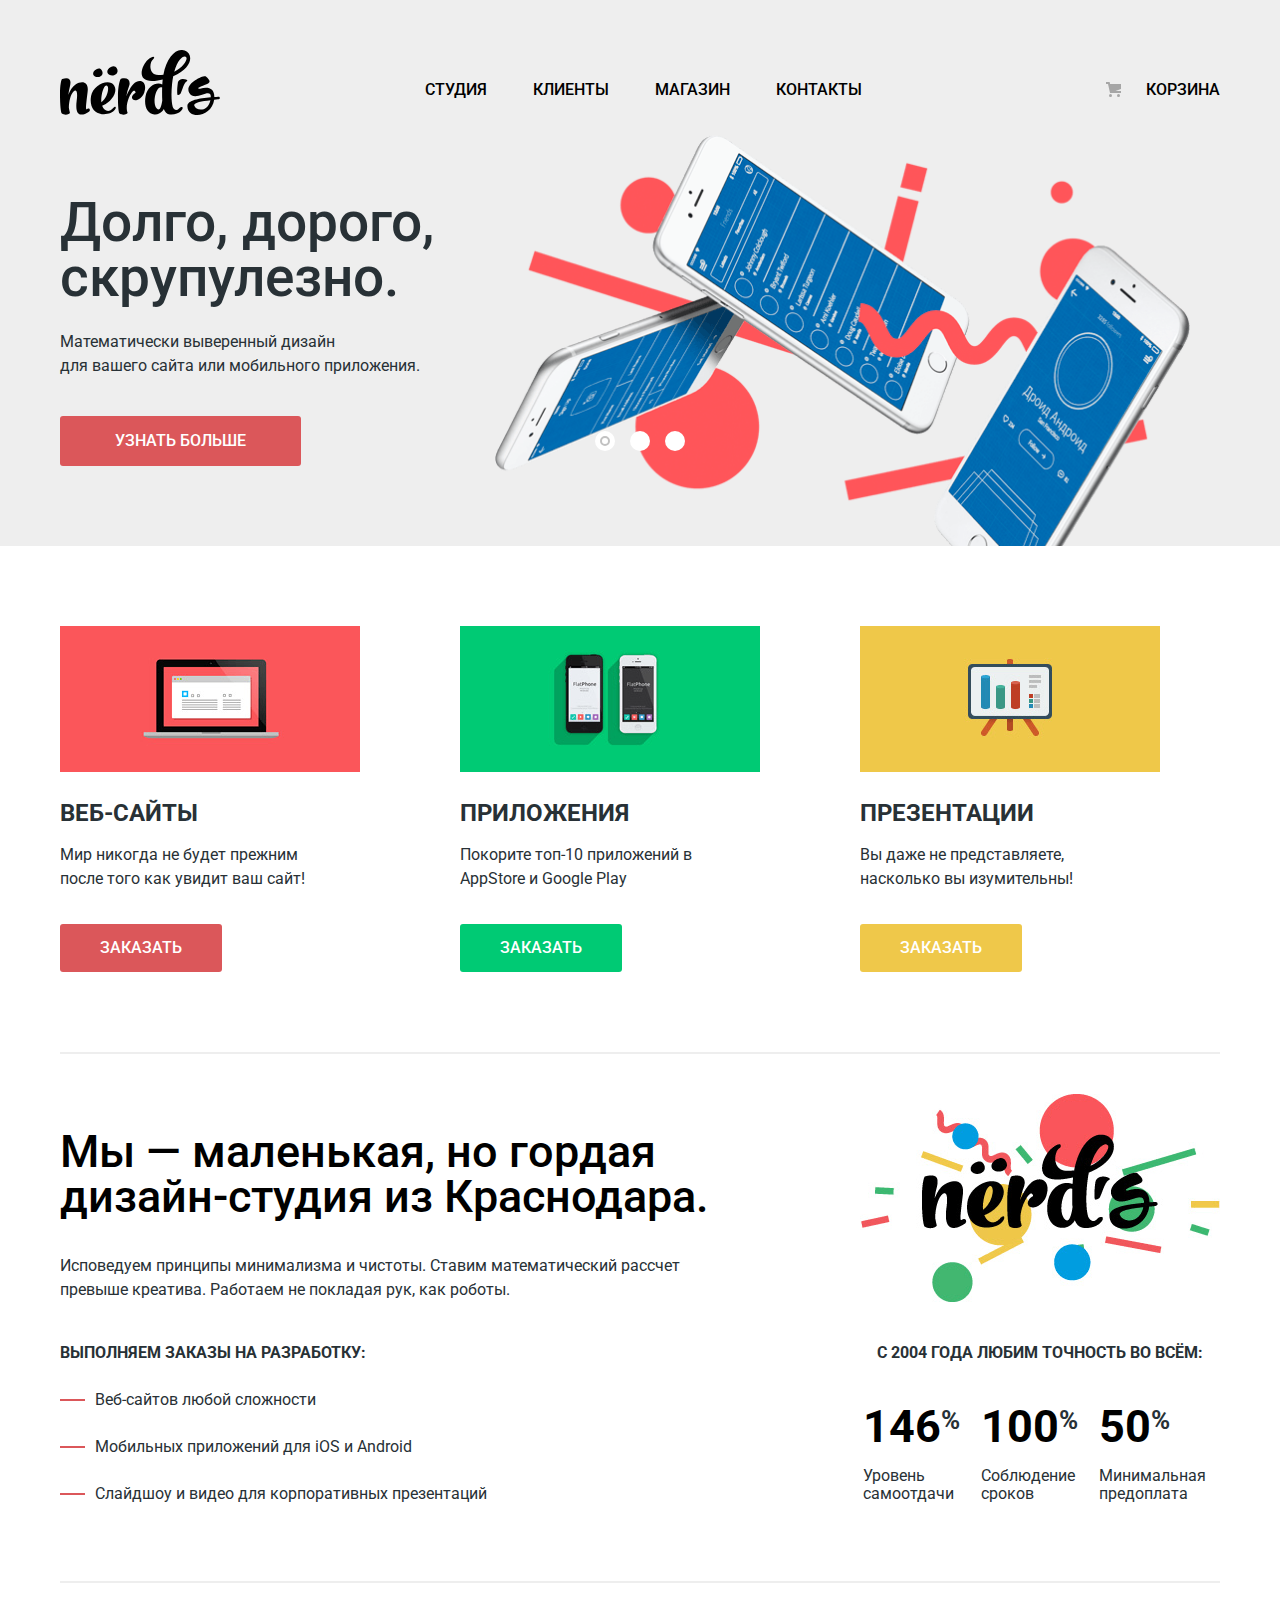
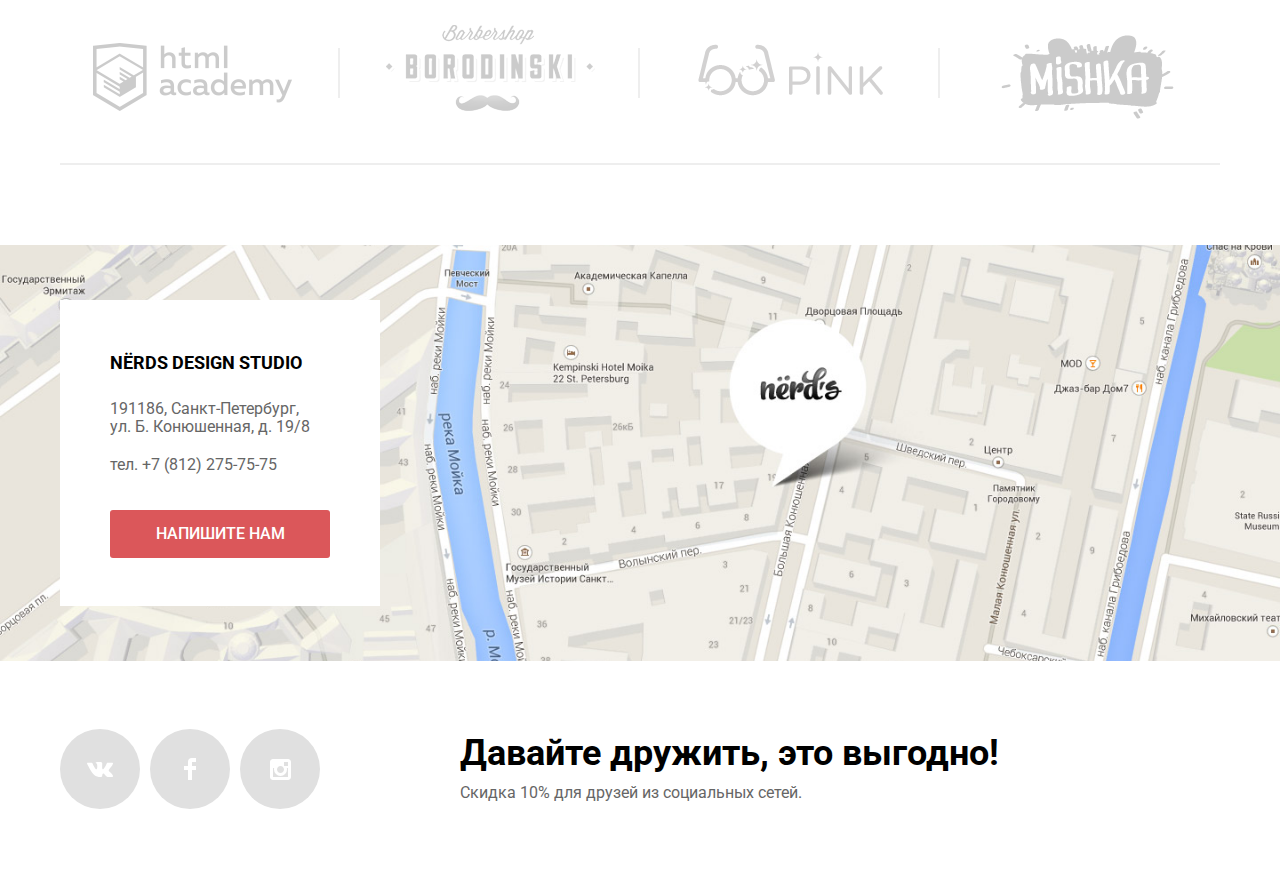
<file: index.html>
<!DOCTYPE html>
<html lang="ru">
  <head>
    <meta charset="UTF-8">
    <meta name="format-detection" content="telephone=no">
    <title>Nёrds — Дизайн-студия</title>
    <link href="https://fonts.googleapis.com/css2?family=Roboto:wght@400;500;700&display=swap" rel="stylesheet">
    <link href="css/normalize.css" rel="stylesheet">
    <link href="css/style.css" rel="stylesheet">
    <!-- Подключить минифицированную версию стилей -->
    <link href="./favicon.ico" type="Image/x-icon" rel="icon">
  </head>
  <body>
    <h1 class="visually-hidden">Дизайн-студия «Nёrds»</h1>
    <header class="site-header">
      <nav class="wrapper">
        <a href="index.html" class="header-logo">
          <img src="img/nerds-logo.svg" width="160" height="65" alt="Логотип дизайн-студии «Nёrds»">
        </a>
        <ul class="site-navigation">
          <li class="site-navigation-item"><a href="#">Студия</a></li>
          <li class="site-navigation-item"><a href="#">Клиенты</a></li>
          <li class="site-navigation-item"><a href="catalog.html">Магазин</a></li>
          <li class="site-navigation-item"><a href="#">Контакты</a></li>
        </ul>
        <a href="#" class="cart">
          <span>Корзина</span>
        </a>
      </nav>
    </header>
    <main>
      <section class="advantages">
        <div class="wrapper advantages-wrapper">
          <h2 class="visually-hidden">Наши преимущества</h2>
          <input class="visually-hidden" type="radio" id="slide-1" name="toggle" checked>
          <input class="visually-hidden" type="radio" id="slide-2" name="toggle">
          <input class="visually-hidden" type="radio" id="slide-3" name="toggle">
          <div class="slider-controls">
            <label class="slider-controls-item slider-controls-item--1" for="slide-1">Слайд 1</label>
            <label class="slider-controls-item slider-controls-item--2" for="slide-2">Слайд 2</label>
            <label class="slider-controls-item slider-controls-item--3" for="slide-3">Слайд 3</label>
          </div>
          <ul class="advantage-list">
            <li class="advantage-list-item slide-1">
              <div class="slide-content">
                <p class="tagline">Долго, дорого,<br>скрупулезно.</p>
                <p class="comment">Математически выверенный дизайн<br>для вашего сайта или мобильного приложения.</p>
                <a href="#" class="btn">Узнать больше</a>
              </div>
            </li>
            <li class="advantage-list-item slide-2">
              <div class="slide-content">
                <p class="tagline">Любим математику<br>как никто другой</p>
                <p class="comment">Никакого креатива, только математические формулы<br>для расчета идеальных пропорций.</p>
                <a href="#" class="btn">Узнать больше</a>
              </div>
            </li>
            <li class="advantage-list-item slide-3">
              <div class="slide-content">
                <p class="tagline">Только ночь,<br>только хардкор</p>
                <p class="comment">Работать днем, как все? Мы против этого.<br>Ближе к полуночи работа только начинается.</p>
                <a href="#" class="btn">Узнать больше</a>
              </div>
            </li>
          </ul>
        </div>
      </section>
      <div class="wrapper">
        <section class="our-services">
          <h2 class="visually-hidden">Наши услуги</h2>
          <ul class="service-list">
            <li class="service-item web-sites">
              <img src="img/service-web-sites.png" width="300" height="160" alt="Веб-сайты">
              <h3>Веб-сайты</h3>
              <p>Мир никогда не будет прежним<br>после того как увидит ваш сайт!</p>
              <button type="button" class="btn">Заказать</button>
            </li>
            <li class="service-item apps">
              <img src="img/service-apps.png" width="300" height="160" alt="Приложения">
              <h3>Приложения</h3>
              <p>Покорите топ-10 приложений в<br>AppStore и Google Play</p>
              <button type="button" class="btn btn-green">Заказать</button>
            </li>
            <li class="service-item presentations">
              <img src="img/service-presentations.png" width="300" height="160" alt="Презентации">
              <h3>Презентации</h3>
              <p>Вы даже не представляете,<br>насколько вы изумительны!</p>
              <button type="button" class="btn btn-yellow">Заказать</button>
            </li>
          </ul>
        </section>
        <section class="description">
          <h2 class="visually-hidden">О нас!</h2>
          <div class="description-services">
            <p class="about-us">Мы — маленькая, но гордая дизайн-студия из Краснодара.</p>
            <p class="about-us-comment">Исповедуем принципы минимализма и чистоты. Ставим математический рассчет превыше креатива. Работаем не покладая рук, как роботы.</p>
            <div class="about-us-services">
              <p>Выполняем заказы на разработку:</p>
              <ul>
                <li>Веб-сайтов любой сложности</li>
                <li>Мобильных приложений для iOS и Android</li>
                <li>Слайдшоу и видео для корпоративных презентаций</li>
              </ul>
            </div>
          </div>
          <div class="description-credo">
            <img src="img/nerds-illustration.png" width="360" height="208" alt="Логотип дизайн-студии «Nёrds»">
            <p>С 2004 года любим точность во всём:</p>
            <table class="indicators">
              <tr class="indicators-values">
                <td><b>146</b><sup>%</sup></td>
                <td><b>100</b><sup>%</sup></td>
                <td><b>50</b><sup>%</sup></td>
              </tr>
              <tr class="indicators-names">
                <td>Уровень самоотдачи</td>
                <td>Соблюдение сроков</td>
                <td>Минимальная предоплата</td>
              </tr>
            </table>
          </div>
        </section>
        <section class="our-clients">
          <h2 class="visually-hidden">Наши клиенты!</h2>
          <ul class="client-list">
            <li class="client-list-item htmlacademy">
              <a href="#" target="_blank">
                <img src="img/clients-logo-htmlacademy.png" width="199" height="68" alt="Логотип академии «HTML Academy»">
              </a>
            </li>
            <li class="client-list-item borodinski">
              <a href="#" target="_blank">
                <img src="img/clients-logo-borodinski.png" width="209" height="87" alt="Логотип Барбершопа «Borodinski»">
              </a>
            </li>
            <li class="client-list-item pink">
              <a href="#" target="_blank">
                <img src="img/clients-logo-pink.png" width="185" height="52" alt="Логотип проекта «Pink»">
              </a>
            </li>
            <li class="client-list-item mishka">
              <a href="#" target="_blank">
                <img src="img/clients-logo-mishka.png" width="173" height="84" alt="Логотип проекта «Mishka»">
              </a>
            </li>
          </ul>
        </section>
      </div>
      <section class="contacts">
        <h2 class="visually-hidden">Контактная информация</h2>
        <div class="wrapper contacts-wrapper">
          <div class="write-to-us">
            <h3 class="studio-title">Nёrds Design Studio</h3>
            <p class="address">191186, Санкт-Петербург,<br>ул. Б. Конюшенная, д. 19/8</p>
            <p class="phone">тел. +7 (812) 275-75-75</p>
            <a href="#" role="button" class="btn btn-write-to-us">Напишите нам</a>
          </div>
        </div>
        <iframe id="yandex-map-widget" class="contacts-map" src="https://yandex.ru/map-widget/v1/?um=constructor%3Acb4ee33943ff23b2f4706c61223bf0613f5124a660e3490530cf14d816049dd6&amp;source=constructor"></iframe>
      </section>
    </main>
    <footer>
      <div class="wrapper footer-wrapper">
        <ul class="social-networks">
          <li class="social-network vk">
            <a href="#" class="social-network-link">
              <span class="visually-hidden">ВКонтакте</span>
              <svg xmlns="http://www.w3.org/2000/svg" width="26" height="15" viewBox="0 0 26 15"><path fill="#FFF" d="M16.138 11.51c.956-.309 2.18 2.04 3.483 2.939.978.681 1.727.534 1.727.534l3.473-.05s1.815-.112.957-1.554c-.071-.12-.503-1.069-2.585-3.022-2.177-2.043-1.882-1.712.739-5.244 1.597-2.153 2.236-3.468 2.036-4.028-.192-.539-1.365-.399-1.365-.399L20.69.713c-.381.001-.704.119-.851.515-.003.004-.621 1.666-1.445 3.079-1.741 2.989-2.436 3.148-2.724 2.961-.661-.433-.494-1.737-.494-2.664 0-2.897.432-4.105-.846-4.417-.427-.104-.739-.172-1.828-.182-1.392-.021-2.574 0-3.244.329-.445.223-.786.712-.579.74.26.035.843.16 1.155.586.401.552.389 1.789.389 1.789s.229 3.411-.54 3.834c-.528.29-1.25-.302-2.803-3.016-.793-1.388-1.392-2.922-1.392-2.922s-.116-.285-.326-.441c-.25-.185-.6-.244-.6-.244L.848.684S.29.7.085.946c-.182.218-.015.668-.015.668s2.909 6.881 6.203 10.347c3.02 3.182 6.452 2.971 6.452 2.971h1.555s.469-.054.709-.312c.224-.24.214-.691.214-.691s-.031-2.109.935-2.419z"/></svg>
            </a>
          </li>
          <li class="social-network facebook">
            <a href="#" class="social-network-link">
              <span class="visually-hidden">Facebook</span>
              <svg xmlns="http://www.w3.org/2000/svg" width="12" height="22" viewBox="0 0 12 22"><path fill="#FFF" d="M12 4V0H8a4 4 0 0 0-4 4v4H0v4h4v10h4V12h4V8H8V4h4z"/></svg>
            </a>
          </li>
          <li class="social-network instagram">
            <a href="#" class="social-network-link">
              <span class="visually-hidden">Instagram</span>
              <svg xmlns="http://www.w3.org/2000/svg" width="21" height="21" viewBox="0 0 21 21"><path fill="#FFF" d="M18 0H3C1.35 0 0 1.35 0 3v15c0 1.65 1.35 3 3 3h15c1.65 0 3-1.35 3-3V3c0-1.65-1.35-3-3-3zm-7.5 7c1.93 0 3.5 1.57 3.5 3.5S12.43 14 10.5 14 7 12.43 7 10.5 8.57 7 10.5 7zM18 18H3V9h1.181A6.504 6.504 0 0 0 4 10.5a6.5 6.5 0 1 0 13 0 6.45 6.45 0 0 0-.181-1.5H18v9zm0-11h-4V3h4v4z"/></svg>
            </a>
          </li>
        </ul>
        <div class="social-engagement">
          <p class="friends">Давайте дружить, это выгодно!</p>
          <p class="discount">Скидка 10% для друзей из социальных сетей.</p>
        </div>
      </div>
    </footer>
    <div id="contact-dialog" class="modal-dialog">
      <h3>Напишите нам</h3>
      <button type="button" class="btn-close">
        <svg xmlns="http://www.w3.org/2000/svg" width="21" height="21" viewBox="0 0 21 21"><path fill="#FB565A" d="M13.328 10.5l7.371-7.371a1.003 1.003 0 0 0 0-1.414L19.285.3a1.003 1.003 0 0 0-1.414 0L10.5 7.672 3.129.301a1.003 1.003 0 0 0-1.414 0L.301 1.715a1.003 1.003 0 0 0 0 1.414L7.672 10.5.301 17.871a1.003 1.003 0 0 0 0 1.414l1.415 1.414a1.003 1.003 0 0 0 1.414 0l7.371-7.371 7.371 7.371a1.003 1.003 0 0 0 1.414 0l1.414-1.414a1.003 1.003 0 0 0 0-1.414L13.328 10.5z"/></svg>
        <span class="visually-hidden">Закрыть</span>
      </button>
      <form action="https://echo.htmlacademy.ru" method="post" class="contact-form">
        <div class="contact-form-input">
          <label for="contact-form-name">Ваше имя:</label>
          <input id="contact-form-name" name="name" type="text" placeholder="Имя Фамилия">
        </div>
        <div class="contact-form-input">
          <label for="contact-form-email">Ваш e-mail:</label>
          <input id="contact-form-email" name="email" type="email" placeholder="email@example.com">
        </div>
        <div class="contact-form-input textarea">
          <label for="contact-form-message">Текст письма:</label>
          <textarea id="contact-form-message" name="message" placeholder="В свободной форме"></textarea>
        </div>
        <button type="submit" class="btn">Отправить</button>
      </form>
    </div>
    <script src="js/script.js"></script>
    <!-- Подключить минифицированную версию  -->
  </body>
</html>
</file>
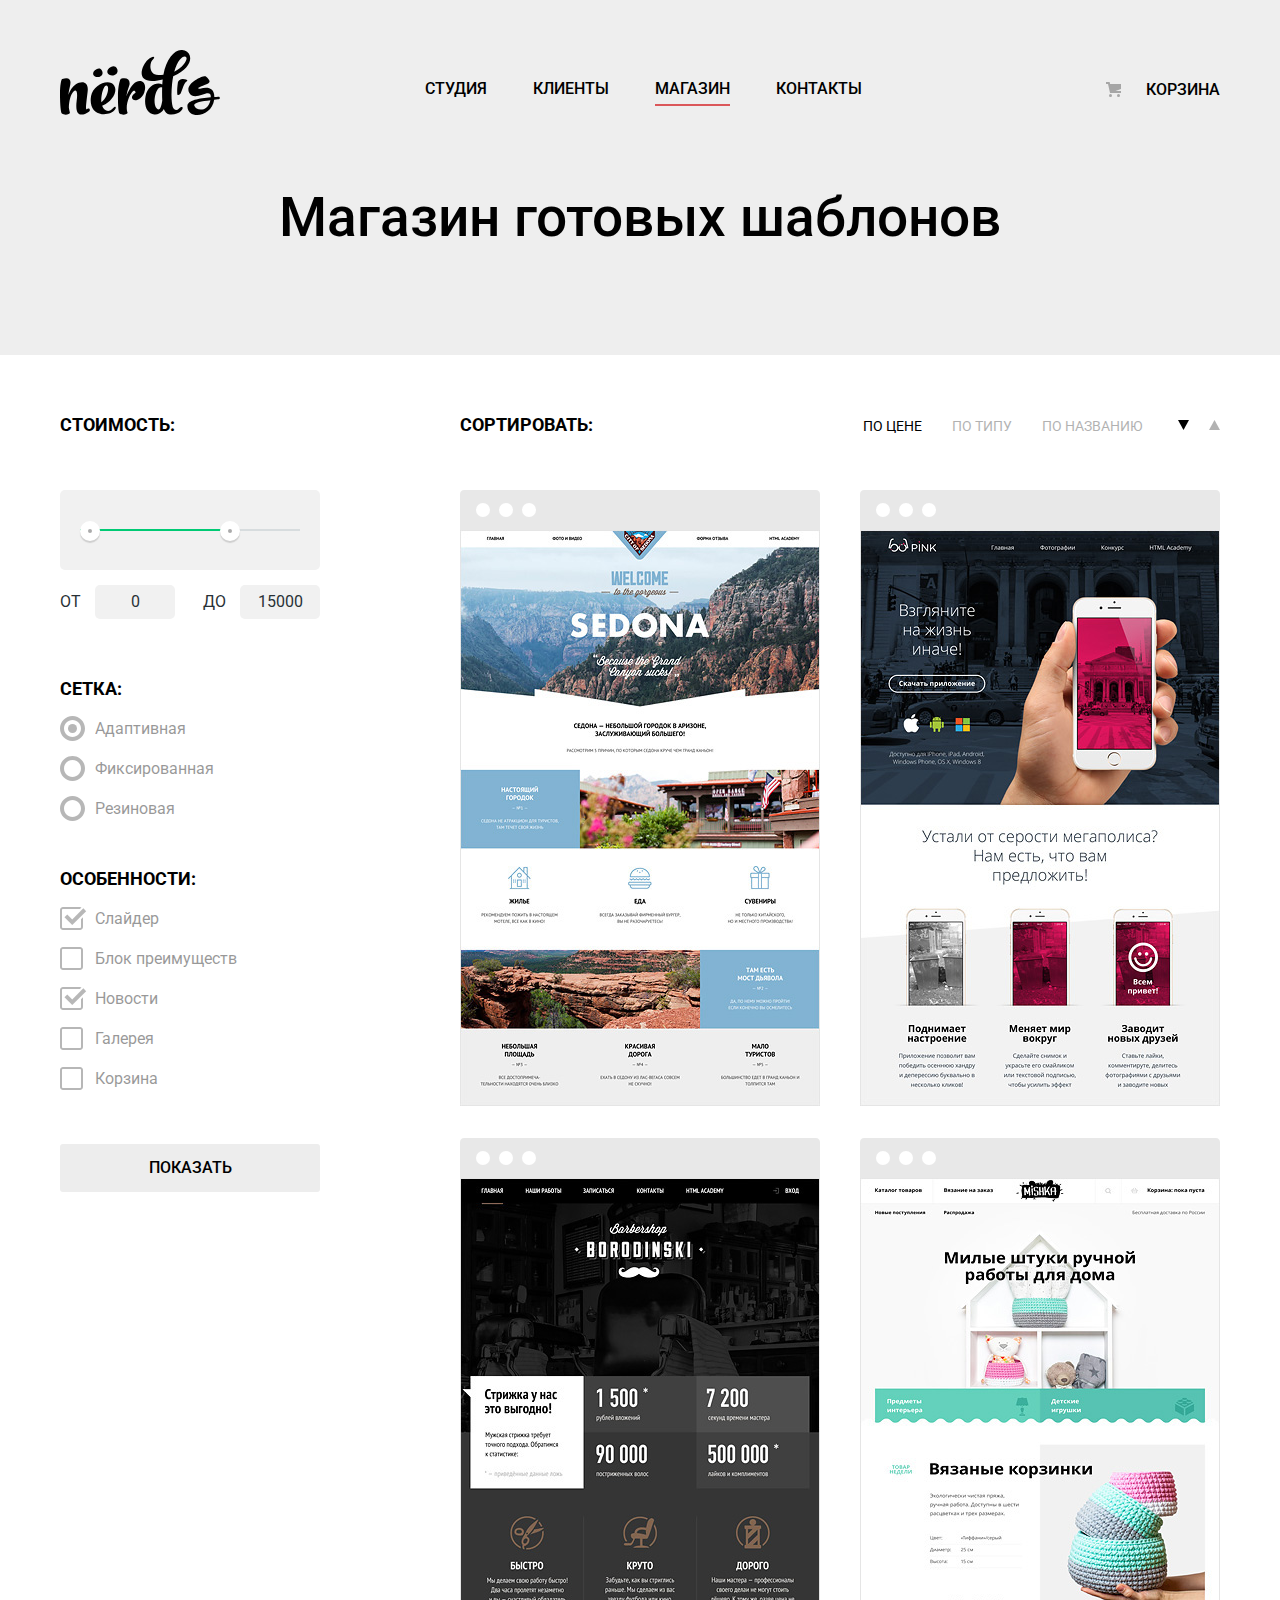
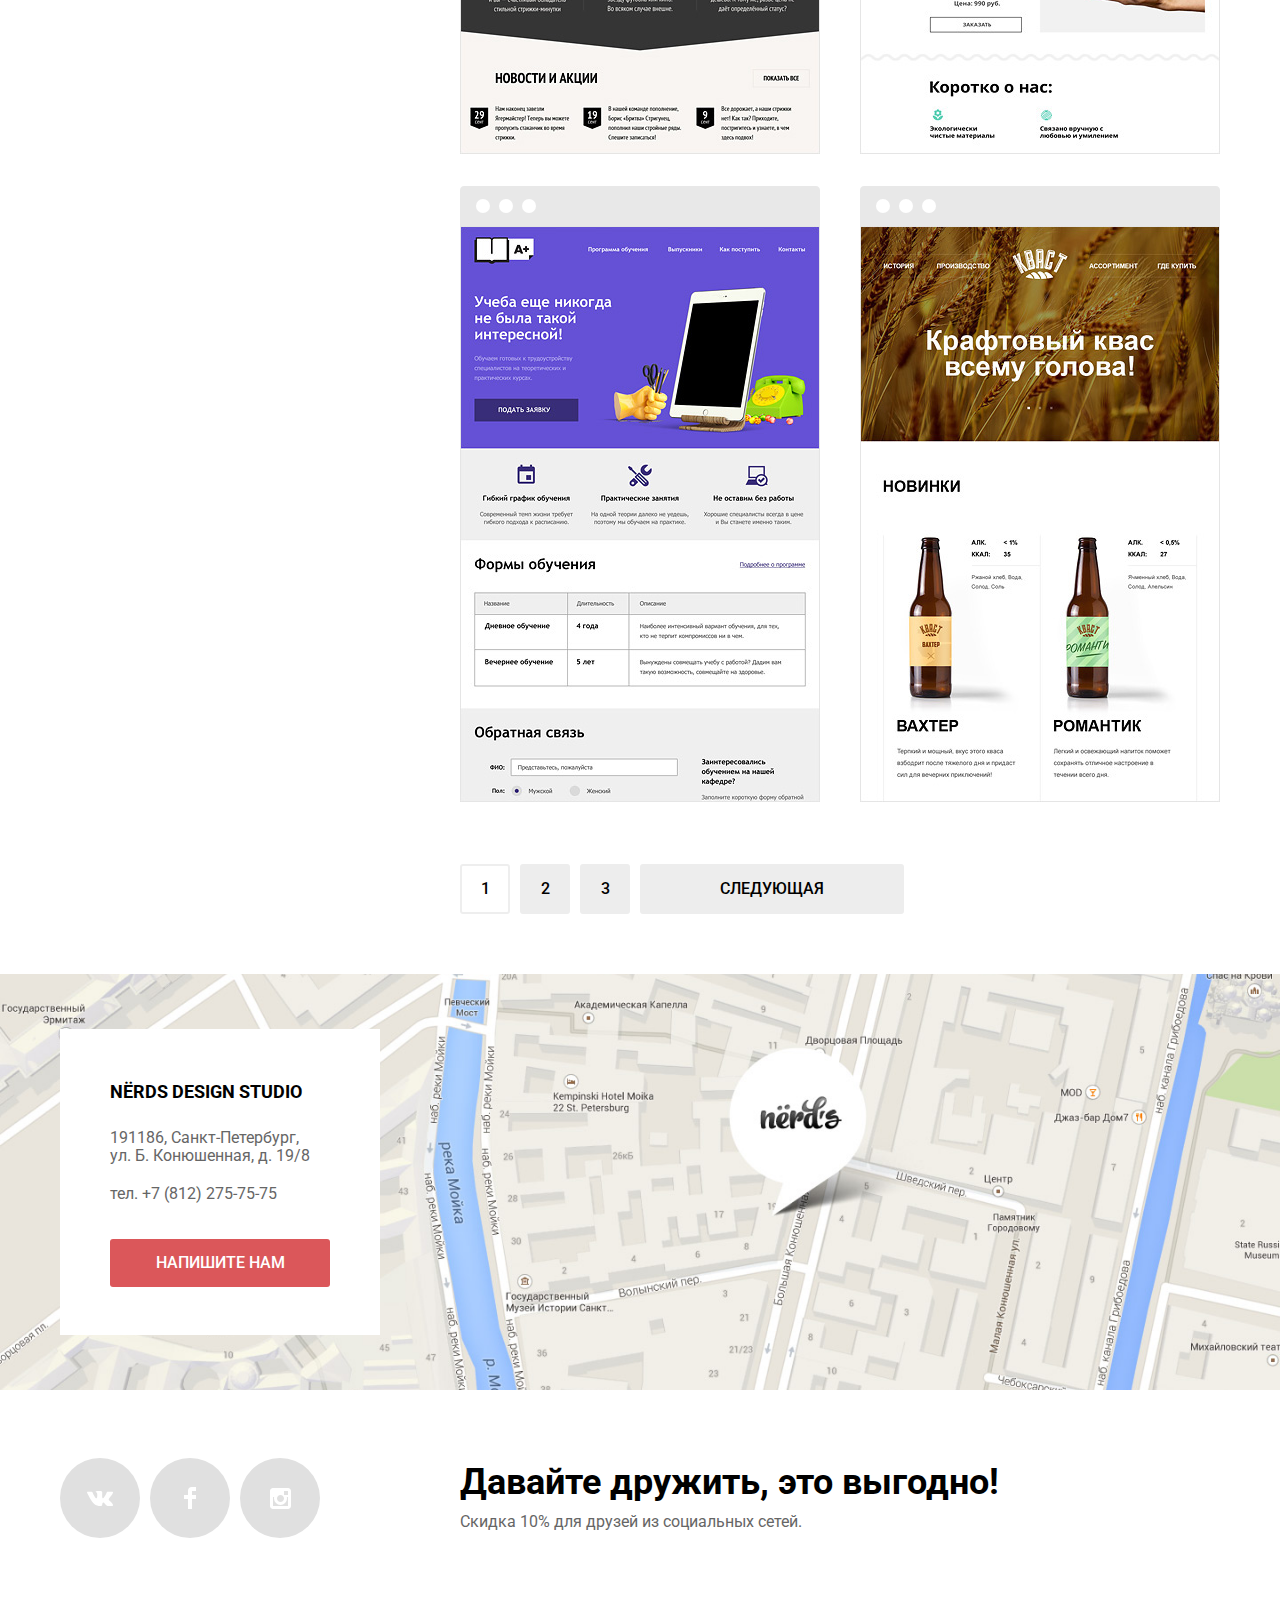
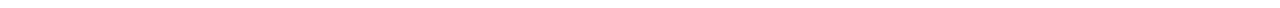
<file: catalog.html>
<!DOCTYPE html>
<html lang="ru">
  <head>
    <meta charset="UTF-8">
    <meta name="format-detection" content="telephone=no">
    <title>Nёrds — Дизайн-студия</title>
    <link href="https://fonts.googleapis.com/css2?family=Roboto:wght@400;500;700&display=swap" rel="stylesheet">
    <link href="css/normalize.css" rel="stylesheet">
    <link href="css/style.css" rel="stylesheet">
    <!-- Подключить минифицированную версию стилей -->
    <link href="./favicon.ico" type="Image/x-icon" rel="icon">
  </head>
  <body>
    <h1 class="visually-hidden">Дизайн-студия «Nёrds»</h1>
    <header class="site-header">
      <nav class="wrapper">
        <a href="index.html" class="header-logo">
          <img src="img/nerds-logo.svg" width="160" height="65" alt="Логотип дизайн-студии «Nёrds»">
        </a>
        <ul class="site-navigation">
          <li class="site-navigation-item"><a href="#">Студия</a></li>
          <li class="site-navigation-item"><a href="#">Клиенты</a></li>
          <li class="site-navigation-item active"><a href="catalog.html">Магазин</a></li>
          <li class="site-navigation-item"><a href="#">Контакты</a></li>
        </ul>
        <a href="#" class="cart">
          <span>Корзина</span>
        </a>
      </nav>
    </header>
    <main>
      <div class="heading">
        <div class="wrapper">
          <h2>Магазин готовых шаблонов</h2>
        </div>
      </div>
      <div class="wrapper main-content-wrapper">
        <section class="filter">
          <h3 class="visually-hidden">Фильтр</h3>
          <form action="https://echo.htmlacademy.ru" method="post">
            <fieldset class="filter-category price">
              <legend>Стоимость:</legend>
              <div class="range-filter">
                <div class="range-controls">
                  <div class="scale">
                    <div class="bar"></div>
                  </div>
                  <div class="toggle toggle-min"></div>
                  <div class="toggle toggle-max"></div>
                </div>
                <div class="price-controls">
                  <label class="min-price">От <input name="minprice" type="text" value="0"></label>
                  <label class="max-price">До <input name="maxprice" type="text" value="15000"></label>
                </div>
              </div>
            </fieldset>
            <fieldset class="filter-category grid">
              <legend>Сетка:</legend>
              <label class="grid-radio-control">
                <input class="visually-hidden" type="radio" name="grid" value="adaptive" checked>
                <span class="radio-indicator"></span>
                <span>Адаптивная</span>
              </label>
              <label class="grid-radio-control">
                <input class="visually-hidden" type="radio" name="grid" value="fixed">
                <span class="radio-indicator"></span>
                <span>Фиксированная</span>
              </label>
              <label class="grid-radio-control">
                <input class="visually-hidden" type="radio" name="grid" value="responsive">
                <span class="radio-indicator"></span>
                <span>Резиновая</span>
              </label>
            </fieldset>
            <fieldset class="filter-category features">
              <legend>Особенности:</legend>
              <label class="features-checkbox-control">
                <input class="visually-hidden" type="checkbox" name="slider" checked>
                <span class="checkbox-indicator"></span>
                <span>Слайдер</span>
              </label>
              <label class="features-checkbox-control">
                <input class="visually-hidden" type="checkbox" name="advantages">
                <span class="checkbox-indicator"></span>
                <span>Блок преимуществ</span>
              </label>
              <label class="features-checkbox-control">
                <input class="visually-hidden" type="checkbox" name="news" checked>
                <span class="checkbox-indicator"></span>
                <span>Новости</span>
              </label>
              <label class="features-checkbox-control">
                <input class="visually-hidden" type="checkbox" name="gallery">
                <span class="checkbox-indicator"></span>
                <span>Галерея</span>
              </label>
              <label class="features-checkbox-control">
                <input class="visually-hidden" type="checkbox" name="bucket">
                <span class="checkbox-indicator"></span>
                <span>Корзина</span>
              </label>
            </fieldset>
            <button type="submit" class="btn btn-gray">Показать</button>
          </form>
        </section>
        <div class="sorting-and-templates-wrapper">
          <section class="sorting">
            <h3>Сортировать:</h3>
            <ul class="sorting-type">
              <li><a href="#" class="active">По цене</a></li>
              <li><a href="#">По типу</a></li>
              <li><a href="#">По названию</a></li>
            </ul>
            <ul class="sorting-order">
              <li class="sorting-order-desc active">
                <a href="#" class="sorting-order-link active">
                  <span class="visually-hidden">По убыванию</span>
                  <svg xmlns="http://www.w3.org/2000/svg" width="11" height="10" viewBox="0 0 11 10"><path fill="#231F20" d="M5.5 10L0 0h11"/></svg>
                </a>
              </li>
              <li class="sorting-order-asc">
                <a href="#" class="sorting-order-link">
                  <span class="visually-hidden">По возрастанию</span>
                  <svg xmlns="http://www.w3.org/2000/svg" width="11" height="10" viewBox="0 0 11 10"><path fill="#231F20" d="M5.5 0L0 10h11z"/></svg>
                </a>
              </li>
            </ul>
          </section>
          <section class="templates">
            <h3 class="visually-hidden">Перечень готовых шаблонов</h3>
            <ul class="template-list">
              <li class="template-list-item" tabindex="0">
                <svg xmlns="http://www.w3.org/2000/svg" width="360" height="40" viewBox="0 0 360 40"><path fill="#4D4D4D" d="M356 0H4C1.8 0 0 1.8 0 4v36h360V4c0-2.2-1.8-4-4-4zM22.991 27a7 7 0 1 1 0-14 7 7 0 0 1 0 14zm23.011 0a7 7 0 1 1 0-14 7 7 0 0 1 0 14zm23.011 0a7 7 0 1 1 0-14 7 7 0 0 1 0 14z"/></svg>
                <img src="img/img-sedona.jpg" width="360" height="620" alt="Шаблон Sedona">
                <div class="template-card">
                  <a href="#">Sedona</a>
                  <p>Информационный сайт<br>для туристов</p>
                  <button type="button" class="btn">9900 руб.</button>
                </div>
              </li>
              <li class="template-list-item" tabindex="0">
                <svg xmlns="http://www.w3.org/2000/svg" width="360" height="40" viewBox="0 0 360 40"><path fill="#4D4D4D" d="M356 0H4C1.8 0 0 1.8 0 4v36h360V4c0-2.2-1.8-4-4-4zM22.991 27a7 7 0 1 1 0-14 7 7 0 0 1 0 14zm23.011 0a7 7 0 1 1 0-14 7 7 0 0 1 0 14zm23.011 0a7 7 0 1 1 0-14 7 7 0 0 1 0 14z"/></svg>
                <img src="img/img-pink.jpg" width="360" height="576" alt="Шаблон Pink App">
                <div class="template-card">
                  <a href="#">Pink App</a>
                  <p>Продуктовый лендинг<br>приложения для iOS и Android</p>
                  <button type="button" class="btn">9900 руб.</button>
                </div>
              </li>
              <li class="template-list-item" tabindex="0">
                <svg xmlns="http://www.w3.org/2000/svg" width="360" height="40" viewBox="0 0 360 40"><path fill="#4D4D4D" d="M356 0H4C1.8 0 0 1.8 0 4v36h360V4c0-2.2-1.8-4-4-4zM22.991 27a7 7 0 1 1 0-14 7 7 0 0 1 0 14zm23.011 0a7 7 0 1 1 0-14 7 7 0 0 1 0 14zm23.011 0a7 7 0 1 1 0-14 7 7 0 0 1 0 14z"/></svg>
                <img src="img/img-barbershop.jpg" width="360" height="576" alt="Шаблон Barbershop">
                <div class="template-card">
                  <a href="#">Barbershop</a>
                  <p>Сайт салоны красоты.<br>Для мужчин, да.</p>
                  <button type="button" class="btn">9900 руб.</button>
                </div>
              </li>
              <li class="template-list-item" tabindex="0">
                <svg xmlns="http://www.w3.org/2000/svg" width="360" height="40" viewBox="0 0 360 40"><path fill="#4D4D4D" d="M356 0H4C1.8 0 0 1.8 0 4v36h360V4c0-2.2-1.8-4-4-4zM22.991 27a7 7 0 1 1 0-14 7 7 0 0 1 0 14zm23.011 0a7 7 0 1 1 0-14 7 7 0 0 1 0 14zm23.011 0a7 7 0 1 1 0-14 7 7 0 0 1 0 14z"/></svg>
                <img src="img/img-mishka.jpg" width="360" height="576" alt="Шаблон Mishka">
                <div class="template-card">
                  <a href="#">Mishka</a>
                  <p>Интернет-магазин<br>вязаных игрушек</p>
                  <button type="button" class="btn">9900 руб.</button>
                </div>
              </li>
              <li class="template-list-item" tabindex="0">
                <svg xmlns="http://www.w3.org/2000/svg" width="360" height="40" viewBox="0 0 360 40"><path fill="#4D4D4D" d="M356 0H4C1.8 0 0 1.8 0 4v36h360V4c0-2.2-1.8-4-4-4zM22.991 27a7 7 0 1 1 0-14 7 7 0 0 1 0 14zm23.011 0a7 7 0 1 1 0-14 7 7 0 0 1 0 14zm23.011 0a7 7 0 1 1 0-14 7 7 0 0 1 0 14z"/></svg>
                <img src="img/img-aplus.jpg" width="360" height="576" alt="Шаблон A Plus">
                <div class="template-card">
                  <a href="#">A Plus</a>
                  <p>Лендинг курсов повышения<br>квалификации</p>
                  <button type="button" class="btn">9900 руб.</button>
                </div>
              </li>
              <li class="template-list-item" tabindex="0">
                <svg xmlns="http://www.w3.org/2000/svg" width="360" height="40" viewBox="0 0 360 40"><path fill="#4D4D4D" d="M356 0H4C1.8 0 0 1.8 0 4v36h360V4c0-2.2-1.8-4-4-4zM22.991 27a7 7 0 1 1 0-14 7 7 0 0 1 0 14zm23.011 0a7 7 0 1 1 0-14 7 7 0 0 1 0 14zm23.011 0a7 7 0 1 1 0-14 7 7 0 0 1 0 14z"/></svg>
                <img src="img/img-kvast.jpg" width="360" height="576" alt="Шаблон Кваст">
                <div class="template-card">
                  <a href="#">Кваст</a>
                  <p>Промо-сайт производителя<br>крафтового кваса</p>
                  <button type="button" class="btn">9900 руб.</button>
                </div>
              </li>
            </ul>
            <ul class="pagination">
              <li class="page"><a href="#" class="btn btn-gray active">1</a></li>
              <li class="page"><a href="#" class="btn btn-gray">2</a></li>
              <li class="page"><a href="#" class="btn btn-gray">3</a></li>
              <li class="page"><a href="#" class="btn btn-gray btn-next">Следующая</a></li>
            </ul>
          </section>
        </div>
      </div>
      <section class="contacts">
        <h2 class="visually-hidden">Контактная информация</h2>
        <div class="wrapper contacts-wrapper">
          <div class="write-to-us">
            <h3 class="studio-title">Nёrds Design Studio</h3>
            <p class="address">191186, Санкт-Петербург,<br>ул. Б. Конюшенная, д. 19/8</p>
            <p class="phone">тел. +7 (812) 275-75-75</p>
            <a href="#" role="button" class="btn btn-write-to-us">Напишите нам</a>
          </div>
        </div>
        <iframe id="yandex-map-widget" class="contacts-map" src="https://yandex.ru/map-widget/v1/?um=constructor%3Acb4ee33943ff23b2f4706c61223bf0613f5124a660e3490530cf14d816049dd6&amp;source=constructor"></iframe>
      </section>
    </main>
    <footer>
      <div class="wrapper footer-wrapper">
        <ul class="social-networks">
          <li class="social-network vk">
            <a href="#" class="social-network-link">
              <span class="visually-hidden">ВКонтакте</span>
              <svg xmlns="http://www.w3.org/2000/svg" width="26" height="15" viewBox="0 0 26 15"><path fill="#FFF" d="M16.138 11.51c.956-.309 2.18 2.04 3.483 2.939.978.681 1.727.534 1.727.534l3.473-.05s1.815-.112.957-1.554c-.071-.12-.503-1.069-2.585-3.022-2.177-2.043-1.882-1.712.739-5.244 1.597-2.153 2.236-3.468 2.036-4.028-.192-.539-1.365-.399-1.365-.399L20.69.713c-.381.001-.704.119-.851.515-.003.004-.621 1.666-1.445 3.079-1.741 2.989-2.436 3.148-2.724 2.961-.661-.433-.494-1.737-.494-2.664 0-2.897.432-4.105-.846-4.417-.427-.104-.739-.172-1.828-.182-1.392-.021-2.574 0-3.244.329-.445.223-.786.712-.579.74.26.035.843.16 1.155.586.401.552.389 1.789.389 1.789s.229 3.411-.54 3.834c-.528.29-1.25-.302-2.803-3.016-.793-1.388-1.392-2.922-1.392-2.922s-.116-.285-.326-.441c-.25-.185-.6-.244-.6-.244L.848.684S.29.7.085.946c-.182.218-.015.668-.015.668s2.909 6.881 6.203 10.347c3.02 3.182 6.452 2.971 6.452 2.971h1.555s.469-.054.709-.312c.224-.24.214-.691.214-.691s-.031-2.109.935-2.419z"/></svg>
            </a>
          </li>
          <li class="social-network facebook">
            <a href="#" class="social-network-link">
              <span class="visually-hidden">Facebook</span>
              <svg xmlns="http://www.w3.org/2000/svg" width="12" height="22" viewBox="0 0 12 22"><path fill="#FFF" d="M12 4V0H8a4 4 0 0 0-4 4v4H0v4h4v10h4V12h4V8H8V4h4z"/></svg>
            </a>
          </li>
          <li class="social-network instagram">
            <a href="#" class="social-network-link">
              <span class="visually-hidden">Instagram</span>
              <svg xmlns="http://www.w3.org/2000/svg" width="21" height="21" viewBox="0 0 21 21"><path fill="#FFF" d="M18 0H3C1.35 0 0 1.35 0 3v15c0 1.65 1.35 3 3 3h15c1.65 0 3-1.35 3-3V3c0-1.65-1.35-3-3-3zm-7.5 7c1.93 0 3.5 1.57 3.5 3.5S12.43 14 10.5 14 7 12.43 7 10.5 8.57 7 10.5 7zM18 18H3V9h1.181A6.504 6.504 0 0 0 4 10.5a6.5 6.5 0 1 0 13 0 6.45 6.45 0 0 0-.181-1.5H18v9zm0-11h-4V3h4v4z"/></svg>
            </a>
          </li>
        </ul>
        <div class="social-engagement">
          <p class="friends">Давайте дружить, это выгодно!</p>
          <p class="discount">Скидка 10% для друзей из социальных сетей.</p>
        </div>
      </div>
    </footer>
    <div id="contact-dialog" class="modal-dialog">
      <h3>Напишите нам</h3>
      <button type="button" class="btn-close">
        <svg xmlns="http://www.w3.org/2000/svg" width="21" height="21" viewBox="0 0 21 21"><path fill="#FB565A" d="M13.328 10.5l7.371-7.371a1.003 1.003 0 0 0 0-1.414L19.285.3a1.003 1.003 0 0 0-1.414 0L10.5 7.672 3.129.301a1.003 1.003 0 0 0-1.414 0L.301 1.715a1.003 1.003 0 0 0 0 1.414L7.672 10.5.301 17.871a1.003 1.003 0 0 0 0 1.414l1.415 1.414a1.003 1.003 0 0 0 1.414 0l7.371-7.371 7.371 7.371a1.003 1.003 0 0 0 1.414 0l1.414-1.414a1.003 1.003 0 0 0 0-1.414L13.328 10.5z"/></svg>
        <span class="visually-hidden">Закрыть</span>
      </button>
      <form action="https://echo.htmlacademy.ru" method="post" class="contact-form">
        <div class="contact-form-input">
          <label for="contact-form-name">Ваше имя:</label>
          <input id="contact-form-name" name="name" type="text" placeholder="Имя Фамилия">
        </div>
        <div class="contact-form-input">
          <label for="contact-form-email">Ваш e-mail:</label>
          <input id="contact-form-email" name="email" type="email" placeholder="email@example.com">
        </div>
        <div class="contact-form-input textarea">
          <label for="contact-form-message">Текст письма:</label>
          <textarea id="contact-form-message" name="message" placeholder="В свободной форме"></textarea>
        </div>
        <button type="submit" class="btn">Отправить</button>
      </form>
    </div>
    <script src="js/script.js"></script>
    <!-- Подключить минифицированную версию  -->
  </body>
</html>
</file>
<file: css/style.css>
body {
  min-width: 1200px;
  margin: 0;
  padding: 0;

  font-family: "Roboto", "Arial", sans-serif;
  font-size: 16px;
  line-height: 24px;
  font-weight: 400;

  color: #283136;
  background-color: #ffffff;
}

a {
  text-decoration: none;
}

img {
  max-width: 100%;
  height: auto;
}

.visually-hidden:not(:focus):not(:active),
input[type="checkbox"].visually-hidden,
input[type="radio"].visually-hidden {
  position: absolute;

  width: 1px;
  height: 1px;
  margin: -1px;
  border: 0;
  padding: 0;

  white-space: nowrap;

  clip-path: inset(100%);
  clip: rect(0 0 0 0);
  overflow: hidden;
}

.btn {
  display: inline-block;
  vertical-align: middle;
  padding: 15px 40px;
  border-radius: 3px;
  line-height: 18px;
  font-weight: 500;
  color: white;
  text-transform: uppercase;
  text-align: center;
  background-color: #db575a;
  border: none;
  cursor: pointer;
}

.btn:hover,
.btn:focus {
  background-color: #c84448;
  outline: none;
  transition: background-color 0.3s;
}

.btn:active {
  background-color: #ba3a3d;
  color: rgba(255, 255, 255, 0.3);
  box-shadow: inset 0px 2px 1px #c13135;
  outline: none;
  transition: background-color 0.3s, color 0.3s, box-shadow 0.3s;
}

.btn.btn-green {
  background-color: #00ca74;
}

.btn.btn-green:hover,
.btn.btn-green:focus {
  background-color: #00bc6c;
}

.btn.btn-green:active {
  background-color: #00aa62;
  box-shadow: inset 0px 2px 1px #009958;
}

.btn.btn-yellow {
  background-color: #efc84a;
}

.btn.btn-yellow:hover,
.btn.btn-yellow:focus {
  background-color: #eab534;
}

.btn.btn-yellow:active {
  background-color: #e5a722;
  box-shadow: inset 0px 2px 1px #ce961f;
}

.btn.btn-gray {
  background-color: #ededed;
  color: black;
}

.btn.btn-gray:hover,
.btn.btn-gray:focus {
  background-color: #dedede;
}

.btn.btn-gray:active {
  background-color: #d4d4d4;
  box-shadow: inset 0px 2px 1px #bfbfbf;
}

.wrapper {
  width: 1160px;
  padding: 0 20px;
  margin: 0 auto;
}

/* Site Header and Navigation */
.site-header {
  padding-top: 50px;
  padding-bottom: 10px;
  background-color: #eeeeee;
  font-weight: 500;
  text-transform: uppercase;
}

.site-header nav {
  display: flex;
  align-items: center;
  justify-content: space-between;
}

.site-header a {
  color: black;
  line-height: 30px;
  font-weight: 500;
}

.site-header a:hover,
.site-header a:focus {
  color: #db575a;
  transition: color 0.3s;
}

.site-header a:active {
  color: inherit;
  opacity: 0.3;
  transition: color 0.3s, opacity 0.3s;
}

.header-logo {
  display: inline-block;
  vertical-align: middle;
}

.header-logo img:hover,
.header-logo img:focus {
  opacity: 0.8;
  transition: opacity 0.3s;
}

.header-logo img:active {
  opacity: 0.3;
  transition: opacity 0.3s;
}

.site-navigation {
  padding: 0;
  margin: 0;
  display: flex;
  flex-wrap: wrap;
  list-style: none;
}

.site-navigation-item {
  margin: 5px 23px 0;
}

.site-navigation-item a {
  outline: none;
}

.site-navigation-item.active {
  border-bottom: 2px solid #db575a;
}

.cart {
  position: relative;
  padding-left: 40px;
  margin: 5px 0 0 40px;
  outline: none;
  max-width: 100px;
}

.cart::before {
  content: "";
  position: absolute;
  left: 0;
  top: 7px;
  width: 15px;
  height: 15px;
  background-image: url('../img/cart-icon.svg');
  background-repeat: no-repeat;
  background-position: 0 0;
}

.cart:active {
  opacity: 1;
}

.cart:active span {
  opacity: 0.3;
  transition: opacity 0.3s;
}

.cart:active::before {
  opacity: 1;
}

/* Footer */
.footer-wrapper {
  display: flex;
  padding-top: 68px;
  padding-bottom: 70px;
}

.social-networks {
  display: flex;
  padding: 0;
  margin: 0;
  margin-right: 130px;
  list-style: none;
}

.social-network {
  margin-right: 10px;
}

.social-network-link {
  display: flex;
  align-items: center;
  justify-content: center;
  background-color: #e0e0e0;
  width: 80px;
  height: 80px;
  border-radius: 50%;
  outline: none;
}

.social-network-link:hover,
.social-network-link:focus {
  background-color: #e74246;
  transition: background-color 0.3s;
}

.social-network-link:active {
  background-color: #d7373b;
  transition: background-color 0.3s;
  box-shadow: inset 0px 2px 1px #c13135;
}

.social-network-link:active path {
  fill: rgba(255, 255, 255, 0.3);
  transition: fill 0.3s;
}

.social-engagement {
  width: 560px;
}

.social-engagement .friends {
  color: black;
  font-size: 36px;
  line-height: 48px;
  font-weight: bold;
  margin: 0 0 5px;
}

.social-engagement .discount {
  color: #666666;
  font-size: 16px;
  line-height: 22px;
  font-weight: normal;
  margin: 0;
}

/* Contact us */
.contacts {
  background-color: #e9e5dc;
  background-image: url(../img/map-with-marker.jpg);
  background-position: center;
  background-size: cover;
  position: relative;
}

.contacts-wrapper {
  padding-top: 55px;
  padding-bottom: 55px;
}

.contacts-map {
  position: absolute;
  top: 0;
  left: 0;
  width: 100%;
  min-width: 1200px;
  height: 100%;
  z-index: 1000;
  border: none;
}

.write-to-us {
  box-sizing: border-box;
  width: 320px;
  padding: 48px 50px;
  position: relative;
  z-index: 1001;
  color: #666666;
  background-color: white;
  line-height: 18px;
}

.write-to-us h3 {
  margin: 0 0 22px;
  color: black;
  font-size: 18px;
  line-height: 30px;
  font-weight: bold;
  text-transform: uppercase;
}

.write-to-us .address {
  margin-bottom: 20px;
}

.write-to-us p {
  line-height: 18px;
}

.write-to-us .phone {
  margin-bottom: 36px;
}

.write-to-us .btn {
  box-sizing: border-box;
  width: 100%;
}

.modal-dialog {
  display: none;
  box-sizing: border-box;
  width: 960px;
  padding: 70px 100px 80px;
  position: fixed;
  z-index: 9999;
  top: 10%;
  left: 50%;
  margin-left: -480px;
  line-height: 18px;
  background-color: white;
  box-shadow: 0px 5px 15px 10px rgba(4, 6, 6, 0.25);
}

@keyframes bounce {
  0% {
    transform: translateY(2000px);
  }

  70% {
    transform: translateY(-30px);
  }

  90% {
    transform: translateY(10px);
  }

  100% {
    transform: translateY(0);
  }
}

.modal-dialog.modal-show {
  display: block;
  animation: bounce 0.6s;
}

.modal-dialog h3 {
  margin: 0 0 45px;
  color: black;
  font-size: 45px;
  line-height: 45px;
  font-weight: 500;
}

.modal-dialog .btn-close {
  position: absolute;
  top: 70px;
  right: 87px;
  outline: none;
  border: none;
  background-color: transparent;
  cursor: pointer;
  opacity: 0.3;
}

.modal-dialog .btn-close:hover,
.modal-dialog .btn-close:focus {
  opacity: 1;
  transition: opacity 0.3s;
}

.modal-dialog .btn-close:active {
  opacity: 0.1;
  transition: opacity 0.3s;
}

.contact-form {
  display: flex;
  flex-wrap: wrap;
  justify-content: space-between;
  width: 100%;
}

.contact-form .contact-form-input {
  min-width: 360px;
  margin-bottom: 30px;
}

.contact-form .contact-form-input.textarea {
  min-width: 100%;
  margin-bottom: 45px;
}

.contact-form label {
  display: block;
  font-weight: bold;
  margin-bottom: 10px;
}

.contact-form button {
  padding-left: 80px;
  padding-right: 80px;
}

.contact-form input,
.contact-form textarea {
  box-sizing: border-box;
  width: 100%;
  padding: 10px;
  color: #d7dbdd;
  line-height: 18px;
  background-color: transparent;
  border: 2px solid #d7dbdd;
  border-radius: 3px;
  outline: none;
}

.contact-form textarea {
  min-height: 120px;
}

.contact-form input:hover,
.contact-form textarea:hover {
  color: #b4b7b9;
  border-color: #b4b7b9;
  transition: color 0.3s, border-color 0.3s;
}

.contact-form input:focus,
.contact-form textarea:focus {
  color: black;
  border-color: black;
  transition: color 0.3s, border-color 0.3s;
}

.contact-form input.invalid,
.contact-form textarea.invalid {
  color: #c84447;
  border-color: #c84447;
}

/* Index page - Slider */
.advantages {
  background-color: #eeeeee;
  margin-bottom: 80px;
}

.advantages-wrapper {
  position: relative;
}

.advantage-list {
  padding: 0;
  margin: 0;
  list-style: none;
}

.advantage-list-item {
  box-sizing: border-box;
  min-height: 400px;
  padding: 60px 0 80px;
  display: none;
  background-size: contain;
  background-position: top right 30px;
  background-repeat: no-repeat;
}

.advantage-list-item.slide-1 {
  background-image: url('../img/advantage-slide-1.png');
}

.advantage-list-item.slide-2 {
  background-image: url('../img/advantage-slide-2.png');
}

.advantage-list-item.slide-3 {
  background-image: url('../img/advantage-slide-3.png');
}

.advantage-list-item .slide-content {
  width: 50%;
}

.advantage-list-item .tagline {
  font-size: 55px;
  line-height: 55px;
  font-weight: 500;
  margin: 0 0 25px;
}

.advantage-list .comment {
  width: 80%;
  margin: 0 0 38px;
}

.advantage-list-item .btn {
  padding: 16px 55px;
}

.slider-controls {
  display: flex;
  justify-content: space-between;
  width: 90px;
  padding: 0;
  margin: 0;
  position: absolute;
  bottom: 95px;
  left: 50%;
  margin-left: -45px;
  list-style: none;
}

.slider-controls-item {
  position: relative;
  width: 20px;
  height: 20px;
  border-radius: 50%;
  font-size: 0;
  border: none;
  background-color: white;
  cursor: pointer;
}

#slide-1:checked ~ .advantage-list .advantage-list-item.slide-1 {
  display: block;
}

#slide-2:checked ~ .advantage-list .advantage-list-item.slide-2 {
  display: block;
}

#slide-3:checked ~ .advantage-list .advantage-list-item.slide-3 {
  display: block;
}


#slide-1:checked ~ .slider-controls .slider-controls-item--1::after,
#slide-2:checked ~ .slider-controls .slider-controls-item--2::after,
#slide-3:checked ~ .slider-controls .slider-controls-item--3::after {
  content: '';
  width: 6px;
  height: 6px;
  position: absolute;
  border-radius: 50%;
  border: 2px solid #c2c2c2;
  top: 5px;
  left: 5px
}

/* end of Index page - Slider */

.service-list {
  padding: 0;
  margin: 0;
  display: flex;
  flex-wrap: wrap;
  list-style: none;
  border-bottom: 2px solid #eeeeee;
}

.service-item {
  width: 300px;
  padding: 0 0 80px;
  margin-right: 100px;
}

.service-item:nth-child(3n) {
  margin-right: 0;
}

.service-item h3 {
  margin: 19px 0 15px;
  font-size: 24px;
  line-height: 30px;
  font-weight: bold;
  text-transform: uppercase;
}

.service-item p {
  margin: 0 0 33px;
}

.description {
  display: flex;
  justify-content: space-between;
  padding: 40px 0 75px;
}

.description-services {
  width: 660px;
  margin-right: auto;
}

.description-services ul {
  padding: 0;
  margin: 0;
  list-style: none;
}

.description-credo {
  width: 360px;
}

.description-credo > p {
  text-align: center;
}

.description .about-us {
  margin: 35px 0;
  color: black;
  font-size: 45px;
  line-height: 45px;
  font-weight: 500;
}

.description .about-us-comment {
  margin: 0 0 39px;
}

.about-us-services p {
  margin: 0;
  font-weight: bold;
  text-transform: uppercase;
}

.about-us-services li {
  position: relative;
  padding-left: 35px;
  margin-top: 23px;
}

.about-us-services li::before {
  display: block;
  content: '';
  width: 25px;
  height: 2px;
  position: absolute;
  left: 0px;
  top: 11px;
  background-color: #db575a;
}

.description-credo > p {
  margin: 34px 0 38px;
  line-height: 20px;
  font-weight: bold;
  text-transform: uppercase;
  text-align: center;
}

.indicators td {
  width: 30%;
  margin-right: 5%;
}

.indicators td:last-child {
  margin-right: 0;
}

.indicators-values td {
  padding-bottom: 15px;
}

.indicators-values b {
  color: black;
  font-size: 45px;
  line-height: 45px;
  font-weight: bold;
}

.indicators-values sup {
  font-size: 26px;
  line-height: 26px;
  font-weight: bold;
}

.indicators-names {
  font-size: 16px;
  line-height: 18px;
}

.client-list {
  display: flex;
  flex-wrap: wrap;
  padding: 0;
  margin: 0 0 80px;
  list-style: none;
  border-top: 2px solid #eeeeee;
  border-bottom: 2px solid #eeeeee;
}

.client-list-item {
  width: 280px;
  min-height: 180px;
  display: flex;
  flex-wrap: wrap;
  justify-content: space-around;
  align-items: center;
  position: relative;
}

.client-list-item::after {
  display: block;
  content: '';
  height: 50px;
  border-right: 2px solid #eeeeee;
  position: absolute;
  right: 0;
  top: 50%;
  margin-top: -25px;
}

.client-list-item:nth-child(4n)::after,
.client-list-item:last-child::after {
  display: none;
}

.client-list-item.borodinski,
.client-list-item.pink {
  width: 300px;  
}

.client-list-item.htmlacademy a {
  margin: 15px 15px 0 0;
}

.client-list-item.mishka a {
  margin: 15px 0 0 15px;
}

.client-list-item a {
  display: inline-block;
  opacity: 0.2;
  outline: none;
}

.client-list-item a:hover,
.client-list-item a:focus {
  opacity: 1;
  transition: opacity 0.3s;
}

.client-list-item a:active {
  opacity: 0.1;
  transition: opacity 0.3s;
}

/* Catalog page */

.heading {
  display: flex;
  align-items: center;
  padding-top: 55px;
  padding-bottom: 110px;
  background-color: #eeeeee;
}

.heading h2 {
  margin: 0;
  color: black;
  font-size: 55px;
  line-height: 55px;
  font-weight: 500;
  text-align: center;
}

.main-content-wrapper {
  display: flex;
  justify-content: space-between;
  padding-top: 55px;
  margin-bottom: 60px;
}

.sorting-and-templates-wrapper {
  width: 760px;
}

.filter {
  width: 260px;
}

.filter fieldset {
  border: none;
}

.filter legend,
.sorting h3 {
  color: black;
  font-size: 18px;
  line-height: 30px;
  font-weight: bold;
  text-transform: uppercase;
  margin: 0;
}

.filter-category.price legend,
.sorting {
  margin-bottom: 50px;
}

.filter-category {
  padding: 0;
  margin: 0 0 55px;
}

.filter-category.grid {
  margin-bottom: 45px;
}

.filter-category legend {
  margin-bottom: 15px;
}

.range-filter {
  width: 260px;
}

.filter-item legend {
  font-size: 18px;
  text-transform: uppercase;
  font-weight: bold;
}

.range-controls {
  position: relative;
  height: 41px;
  margin-bottom: 15px;
  padding-top: 39px;
  padding-right: 20px;
  padding-left: 20px;
  background-color: #f1f1f1;
  border-radius: 5px;
}

.range-controls .scale {
  height: 2px;
  background: #d7dcde;
}

.range-controls .bar {
  width: 70%;
  height: 2px;
  background: #00ca74;
}

.range-controls .toggle {
  position: absolute;
  top: 31px;
  left: 0;
  width: 4px;
  height: 4px;
  padding: 0;
  border: 8px solid #ffffff;
  background-color: #ababab;
  box-shadow: 0 2px 1px 0 #cfcfcf;
  border-radius: 50%;
  cursor: pointer;
}

.range-controls .toggle-min {
  left: 20px;
}

.range-controls .toggle-max {
  left: 160px;
}

.price-controls {
  font-size: 0;
}

.price-controls label {
  display: inline-block;
  width: 50%;
  font-size: 16px;
  text-transform: uppercase;
}

.price-controls input {
  width: 60px;
  padding: 8px 10px;
  margin-left: 10px;
  font-family: Roboto, Arial, sans-serif;
  font-size: 16px;
  text-align: center;
  color: #283136;
  border: none;
  border-radius: 5px;
  background: #f1f1f1;
}

.max-price {
  text-align: right;
}

.filter-category.grid,
.filter-category.features {
  display: flex;
  flex-wrap: wrap;
}

.filter-category.grid label,
.filter-category.features label {
  display: block;
  width: 100%;
  padding-left: 35px;
  margin-bottom: 20px;
  position: relative;
  line-height: 20px;
  cursor: pointer;
}

.filter-category.grid label:last-child,
.filter-category.features label:last-child {
  margin-bottom: 0;
}

.grid-radio-control input ~ span,
.features-checkbox-control input ~ span {
  color: black;
  opacity: 0.4;
}

.grid-radio-control input:hover ~ span,
.grid-radio-control input:focus ~ span,
.features-checkbox-control input:hover ~ span,
.features-checkbox-control input:focus ~ span {
  opacity: 1;
  transition: opacity 0.3s;
}

.grid-radio-control input:disabled ~ span,
.features-checkbox-control input:disabled ~ span {
  opacity: 0.1;
}

.grid-radio-control input[type='radio'] + .radio-indicator {
  display: inline-block;
  width: 25px;
  height: 25px;
  position: absolute;
  left: 0;
  top: -3px;
  background-image: url('../img/radio-off.svg');
  background-position: center left;
  background-repeat: no-repeat;
}

.grid-radio-control input[type='radio']:checked + .radio-indicator {
  background-image: url('../img/radio-on.svg');
}

.features-checkbox-control input[type='checkbox'] + .checkbox-indicator {
  display: inline-block;
  width: 27px;
  height: 23px;
  position: absolute;
  left: 0;
  top: -2px;
  background-image: url('../img/checkbox-off.svg');
  background-position: center left;
  background-repeat: no-repeat;
}

.features-checkbox-control input[type='checkbox']:checked + .checkbox-indicator {
  background-image: url('../img/checkbox-on.svg');
}

.filter button[type='submit'] {
  width: 100%;
}

/* end of Catalog page - Filter */

.sorting {
  display: flex;
  align-items: baseline;
}

.sorting h3 {
  margin-right: auto;
}

.sorting-type,
.sorting-order {
  padding: 0;
  margin: 0;
  list-style: none;
  display: flex;
  flex-wrap: wrap;
  margin-left: 35px;
}

.sorting-type li {
  margin-right: 30px;
}

.sorting-type li:last-child {
  margin-right: 0;
}

.sorting-type a {
  color: black;
  font-size: 14px;
  line-height: 18px;
  text-transform: uppercase;
  opacity: 0.3;
}

.sorting-type a:hover,
.sorting-type a:focus {
  opacity: 0.6;
}

.sorting-type a:active,
.sorting-type a.active {
  opacity: 1;
}

.sorting-order {
  align-self: center;
}

.sorting-order li {
  margin-right: 20px;
}

.sorting-order li {
  margin-right: 20px;
}

.sorting-order li:last-child {
  margin-right: 0;
}

.sorting-order a {
  display: block;
  width: 11px;
  height: 10px;
  font-size: 0;
  line-height: 0;
}

.sorting-order-link path {
  fill: rgba(0, 0, 0, 0.3);
}

.sorting-order-link:hover path,
.sorting-order-link:focus path {
  fill: rgba(0, 0, 0, 0.6);
}

.sorting-order-link:active path,
.sorting-order-link.active path {
  fill: rgba(0, 0, 0, 1);
}

.template-list {
  display: flex;
  flex-wrap: wrap;
  padding: 0;
  margin: 0 -20px;
  list-style: none;
}

.template-list-item {
  position: relative;
  width: 360px;
  min-height: 616px;
  margin: 0 20px 32px;
}

.template-list-item:hover,
.template-list-item:focus {
  box-shadow: 0px 6px 15px 0px rgba(4, 6, 6, 0.25);
  transition: box-shadow 0.3s;
}

.template-list-item svg,
.template-list-item img {
  display: block;
}

.template-list-item:hover .template-card,
.template-list-item:focus .template-card {
  opacity: 1;
  transition: opacity 0.3s;
}

.template-list-item svg {
  opacity: 0.12;
}

.template-list-item:hover svg,
.template-list-item:focus svg {
  opacity: 1;
  transition: opacity 0.3s;
}

.template-card {
  position: absolute;
  bottom: 0;
  left: 0;
  right: 0;
  padding: 25px 40px 50px;
  opacity: 0;
  background-color: #eeeeee;
  text-align: center;
}

.template-card a {
  color: black;
  font-size: 18px;
  line-height: 30px;
  font-weight: bold;
  text-transform: uppercase;
}

.template-card p {
  margin: 15px 0 25px;
  color: #666666;
  line-height: 18px;
}

.template-card .btn {
  padding-left: 60px;
  padding-right: 60px;
}

/* Catalog page - Pagination */
.pagination {
  padding: 30px 0 0;
  margin: 0;
  list-style: none;
  display: flex;
  flex-wrap: wrap;
}

.pagination .page {
  margin-right: 10px;
}

.page .btn {
  box-sizing: border-box;
  padding: 0;
  min-width: 50px;
  min-height: 50px;
  text-align: center;
  line-height: 50px;
}

.page .btn-gray.active {
  background-color: #ffffff;
  border: 2px solid #eeeeee;
  line-height: 46px;
  box-shadow: none;
}

.page .btn-next {
  padding-left: 80px;
  padding-right: 80px;
}
</file>
